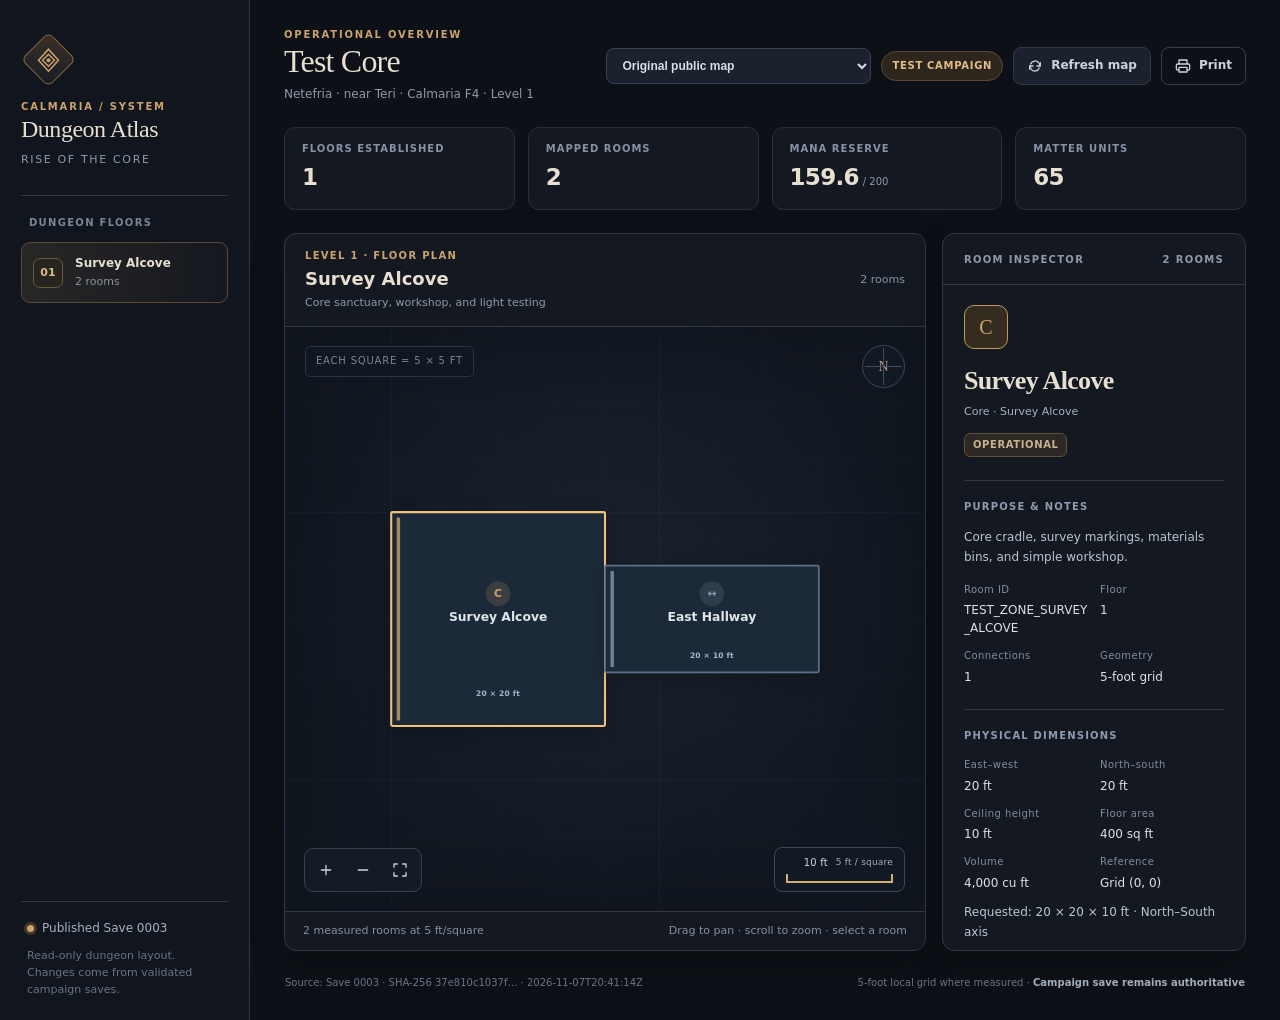
<file: ai-observatory/dungeon-robotics/index.html>
<!doctype html>
<html lang="en">
<head>
  <meta charset="utf-8">
  <meta name="viewport" content="width=device-width, initial-scale=1">
  <meta name="theme-color" content="#11151c">
  <meta name="description" content="Rise of the Core: interactive dungeon atlas with a 5-foot square grid for verified room dimensions.">
  <title>Dungeon Atlas · Rise of the Core</title>
  <style>
    :root{color-scheme:dark;--bg:#0d1016;--panel:#141921;--panel2:#191f29;--panel3:#222938;--line:#303846;--line-soft:#26303d;--cream:#e6dfd2;--muted:#8e9aaa;--gold:#cba36d;--gold-soft:#a98153;--blue:#84a4d0;--red:#c67e7d;--radius:12px;--shadow:0 14px 38px rgba(0,0,0,.16)}
    *{box-sizing:border-box}html,body{height:100%;margin:0}body{background:var(--bg);font-family:Inter,"Segoe UI",system-ui,-apple-system,sans-serif;color:var(--cream);font-size:14px;line-height:1.45}
    button{font:inherit;cursor:pointer}button:focus-visible,[role=button]:focus-visible{outline:2px solid var(--gold);outline-offset:3px}
    .app{display:grid;grid-template-columns:250px minmax(0,1fr);min-height:100vh;max-width:1920px;margin:0 auto}
    .sidebar{border-right:1px solid var(--line);background:#11151d;display:flex;flex-direction:column;min-height:100vh;padding:30px 21px 22px}
    .brandmark{width:39px;height:39px;border:1px solid #8b6c44;background:linear-gradient(140deg,#3b3028,#171c24);display:grid;place-items:center;transform:rotate(45deg);border-radius:6px;margin:10px 8px 21px}
    .brandmark svg{transform:rotate(-45deg);stroke:var(--gold)}.eyebrow{letter-spacing:.18em;font-size:10px;color:var(--gold);font-weight:750;text-transform:uppercase}
    h1,h2,h3,p{margin:0}.brand-title{font-family:Georgia,serif;letter-spacing:-.02em;font-size:24px;line-height:1.17;font-weight:500}.brand-subtitle{font-size:11px;letter-spacing:.15em;color:var(--muted);margin-top:9px;text-transform:uppercase}
    .line-sep{height:1px;background:var(--line);margin:27px 0 20px}
    .nav-label{color:#788596;letter-spacing:.13em;text-transform:uppercase;font-size:10px;font-weight:800;margin:0 8px 12px}
    .floor-list{display:flex;flex-direction:column;gap:5px}.floor-btn{border:1px solid transparent;color:#a6b0bf;text-align:left;background:transparent;border-radius:9px;padding:12px 11px;display:flex;align-items:center;gap:12px;width:100%}
    .floor-btn:hover{background:#1b222d;color:#fff}.floor-btn[aria-current=true]{border-color:#5b4a38;background:linear-gradient(90deg,rgba(203,163,109,.12),rgba(203,163,109,.025));color:var(--cream)}
    .floor-num{color:#d7b98d;border:1px solid #6d593e;background:#27251f;font-size:11px;line-height:28px;width:30px;height:30px;border-radius:7px;text-align:center;font-weight:750;flex-shrink:0}
    .floor-meta{min-width:0}.floor-meta strong{display:block;font-size:12px;font-weight:650;white-space:nowrap;overflow:hidden;text-overflow:ellipsis}.floor-meta span{display:block;color:#8791a0;font-size:11px;margin-top:2px}
    .side-bottom{margin-top:auto;border-top:1px solid var(--line);padding:18px 6px 0}.statusline{display:flex;align-items:center;gap:8px;color:#a6b0bf;font-size:12px}.status-dot{width:7px;height:7px;background:var(--gold);border-radius:50%;box-shadow:0 0 0 3px #443626}.side-small{margin-top:9px;color:#667588;font-size:11px;line-height:1.55}
    .body{min-width:0;display:flex;flex-direction:column;padding:28px 34px 27px;gap:23px}
    .top{display:flex;justify-content:space-between;align-items:center;gap:20px;flex-wrap:wrap}.top-title{font-family:Georgia,serif;font-weight:500;font-size:32px;line-height:1.15;letter-spacing:-.025em}.top-subtitle{font-size:12px;color:var(--muted);margin-top:7px}
    .sr-only{position:absolute;width:1px;height:1px;padding:0;margin:-1px;overflow:hidden;clip:rect(0,0,0,0);white-space:nowrap;border:0}
    .top-right{display:flex;align-items:center;gap:10px;flex-wrap:wrap}.campaign-picker{max-width:265px;min-width:145px;padding:9px 30px 9px 11px;background:#1c222d;color:#d5deeb;border:1px solid #364354;border-radius:8px;font-size:12px;font-weight:600;cursor:pointer}.campaign-picker:focus-visible{outline:2px solid var(--gold);outline-offset:3px}.pill{border:1px solid #5a4832;background:#2e261d;color:#e2bd88;font-size:10px;letter-spacing:.07em;font-weight:850;padding:7px 10px;border-radius:30px;text-transform:uppercase}
    .pill.hidden{display:none}.btn{display:inline-flex;align-items:center;justify-content:center;gap:8px;border:1px solid var(--line);border-radius:8px;color:#cbd5df;background:#1c222d;padding:9px 13px;font-size:12px;font-weight:650;transition:background .15s,transform .15s}.btn:hover{background:#293241}.btn svg{width:16px;height:16px;stroke:currentColor;fill:none;stroke-width:1.9;stroke-linecap:round;stroke-linejoin:round}.btn:disabled{opacity:.45;cursor:not-allowed}.btn.ghost{background:transparent;border-color:#343e4d}
    .stats{display:grid;grid-template-columns:repeat(4,minmax(0,1fr));gap:13px}.stat{background:var(--panel);border:1px solid var(--line-soft);border-radius:11px;padding:14px 17px;min-height:83px}.stat-label{font-size:10px;font-weight:750;text-transform:uppercase;letter-spacing:.1em;color:#8693a5}.stat-value{font-size:23px;letter-spacing:-.03em;font-weight:650;margin-top:5px;font-variant-numeric:tabular-nums}.stat-sub{font-size:10px;color:var(--muted);margin-left:4px;letter-spacing:0;font-weight:500}
    .workspace{display:grid;grid-template-columns:minmax(0,1fr) 304px;gap:16px;min-height:550px;flex:1}.map-panel,.info-panel{background:var(--panel);border:1px solid var(--line);border-radius:var(--radius);min-width:0;box-shadow:var(--shadow)}
    .map-panel{display:flex;flex-direction:column;overflow:hidden}.map-head{min-height:70px;border-bottom:1px solid var(--line);padding:15px 20px;display:flex;gap:12px;justify-content:space-between;align-items:center}.section-kicker{font-size:10px;letter-spacing:.13em;text-transform:uppercase;font-weight:750;color:var(--gold)}.floor-title{font-size:18px;font-weight:650;margin-top:3px}.floor-desc{font-size:11px;color:var(--muted);margin-top:3px}.map-head-right{display:flex;align-items:center;gap:11px;color:#8794a6;font-size:11px}
    .map-viewport{position:relative;min-height:420px;flex:1;background:radial-gradient(ellipse at 50% 45%,#19222e 0%,#111720 72%);overflow:hidden}.map-svg{width:100%;height:100%;min-height:420px;display:block;user-select:none;touch-action:none;cursor:grab}.map-svg.dragging{cursor:grabbing}
    .map-viewport:after{content:"";position:absolute;pointer-events:none;inset:0;box-shadow:inset 0 0 65px 22px rgba(13,16,22,.3)}
    .compass{position:absolute;top:18px;right:20px;z-index:1;width:43px;height:43px;border:1px solid #3d4857;border-radius:50%;background:#141b25bd;display:flex;align-items:center;justify-content:center;color:#b6a185;font-family:Georgia,serif;font-size:14px}.compass:before{content:"";position:absolute;width:1px;height:37px;background:#405065;transform:rotate(90deg)}.compass:after{content:"";position:absolute;height:37px;width:1px;background:#405065}
    .canvas-note{position:absolute;top:19px;left:20px;z-index:1;font-size:10px;color:#788697;background:#111821c7;border:1px solid #283644;border-radius:5px;padding:7px 10px;letter-spacing:.08em;text-transform:uppercase}
    .map-tools{position:absolute;left:19px;bottom:19px;display:flex;gap:5px;z-index:1;background:#151c26db;border:1px solid #364252;border-radius:9px;padding:5px}.map-tools .btn{padding:8px;min-width:32px;background:transparent;border:0}.map-tools .btn:hover{background:#334050}
    .map-footer{padding:11px 18px;display:flex;justify-content:space-between;flex-wrap:wrap;gap:9px;font-size:11px;color:#8290a2;border-top:1px solid var(--line)}.map-footer strong{color:#b6c3d1;font-weight:600}
    .info-panel{overflow:hidden;display:flex;flex-direction:column}.info-header{padding:19px 21px 17px;border-bottom:1px solid var(--line);display:flex;justify-content:space-between;align-items:center}.info-label{color:#8e9aaa;font-weight:700;letter-spacing:.13em;text-transform:uppercase;font-size:10px}.info-body{padding:20px 21px 22px;overflow-y:auto;max-height:665px;min-height:470px}
    .room-mark{width:44px;height:44px;border:1px solid #bd995c;border-radius:10px;display:flex;align-items:center;justify-content:center;background:#352c20;color:#ecc58d;font-family:Georgia,serif;font-size:20px;margin-bottom:17px}
    .room-name{font-family:Georgia,serif;font-size:26px;line-height:1.14;letter-spacing:-.025em}.room-type{font-size:11px;color:#a6b1bf;margin-top:8px}.room-status{font-size:10px;display:inline-block;color:#c9b28f;background:#2d2823;border:1px solid #625039;border-radius:6px;padding:4px 8px;margin-top:13px;text-transform:uppercase;letter-spacing:.06em;font-weight:700}
    .info-line{height:1px;background:var(--line);margin:23px 0 19px}.detail-heading{font-size:10px;text-transform:uppercase;letter-spacing:.12em;color:#8d9bae;font-weight:800;margin-bottom:12px}.detail-text{font-size:12px;line-height:1.7;color:#bac5d1}.fact-grid{display:grid;grid-template-columns:1fr 1fr;gap:12px;margin-top:15px}.fact-label{display:block;font-size:10px;color:#7d8da0;letter-spacing:.045em}.fact-value{display:block;font-size:12px;color:#dbe1e7;margin-top:4px;line-height:1.5;word-break:break-word}.tagrow{display:flex;flex-wrap:wrap;gap:6px;margin-top:10px}.softtag{font-size:11px;color:#c2cbd5;border:1px solid #3b4555;background:#1f2732;border-radius:5px;padding:5px 8px}
    .stack{display:flex;flex-direction:column;gap:10px}.subitem{padding:10px 11px;border:1px solid var(--line);border-radius:8px;background:#19212b}.subitem strong{display:block;color:#d2d9e1;font-size:12px;font-weight:650}.subitem span{color:#8c99aa;font-size:11px;display:block;margin-top:3px;line-height:1.5}
    .small-warning{font-size:11px;color:#caaf88;background:#30281f;border:1px solid #554633;border-radius:7px;padding:10px 11px;line-height:1.5;margin-top:16px}.empty-panel{font-size:13px;color:#98a6b7;line-height:1.65}.footerbar{display:flex;justify-content:space-between;gap:10px;flex-wrap:wrap;color:#677587;font-size:10px;padding:2px 1px}.footerbar strong{font-weight:600;color:#a2adbb}
    .status-banner{display:none;border:1px solid #73503f;background:#2d221f;color:#e5c0a4;font-size:12px;padding:12px 15px;border-radius:8px}.status-banner.show{display:block}
    .room-node{cursor:pointer;filter:drop-shadow(0 6px 14px rgba(0,0,0,.23));transition:filter .18s}.room-node:hover{filter:drop-shadow(0 8px 19px rgba(0,0,0,.38))}.room-node:focus-visible{outline:none}.room-node:focus-visible .outline{stroke:#f8dba1;stroke-width:4}
    .room-node .outline{transition:stroke .15s,fill .15s}.room-node.selected .outline{stroke:#f2c27b;stroke-width:3}
    .loading{position:absolute;top:50%;left:50%;transform:translate(-50%,-50%);font-size:14px;letter-spacing:.03em;color:#aeb9c5;text-align:center;z-index:1}
    @media(max-width:1250px){.workspace{grid-template-columns:minmax(0,1fr) 280px}.body{padding:24px;gap:18px}.sidebar{padding:27px 15px 20px}.app{grid-template-columns:222px minmax(0,1fr)}}
    @media(max-width:1020px){.workspace{grid-template-columns:minmax(0,1fr)}.info-panel{min-height:0}.info-body{max-height:none;min-height:0}.stats{grid-template-columns:repeat(2,1fr)}.map-viewport,.map-svg{min-height:420px}}
    @media(max-width:720px){.app{display:block}.sidebar{min-height:0;padding:17px 18px;border-right:0;border-bottom:1px solid var(--line)}.brandmark{display:none}.brand-title{font-size:21px}.brand-subtitle{margin-top:4px}.line-sep{margin:13px 0}.floor-list{flex-direction:row;overflow-x:auto;gap:7px}.floor-btn{min-width:160px;width:auto}.side-bottom{display:none}.nav-label{margin:0 1px 8px}.body{padding:18px 13px;gap:15px}.top-title{font-size:28px}.top-right{width:100%;justify-content:space-between}.map-head{padding:14px}.map-footer{font-size:10px}.map-viewport,.map-svg{min-height:390px}.stats{gap:8px}.stat{padding:12px;min-height:73px}.stat-value{font-size:21px}.compass{right:13px;top:13px}}
    @media print{body{background:white;color:#1d2633}.app{display:block}.sidebar,.top-right,.map-tools,.compass{display:none!important}.body{padding:0}.workspace{display:block}.map-panel,.info-panel,.stat{box-shadow:none;break-inside:avoid;border:1px solid #888}.map-viewport{background:white}.map-svg{min-height:450px}.info-panel{margin-top:15px}.info-body{max-height:none;min-height:0}.map-footer,.footerbar,.detail-text{color:#444}.top-title,.room-name{color:#111}}
  
    .scale-ruler{position:absolute;right:20px;bottom:19px;z-index:2;display:flex;flex-direction:column;align-items:flex-end;gap:4px;border:1px solid #39495b;background:#121a25ed;padding:8px 11px;border-radius:8px;pointer-events:none;color:#cbd5e1;font-size:10px}
    .scale-ruler[hidden]{display:none!important}.ruler-line{border-left:2px solid #d6ab6f;border-right:2px solid #d6ab6f;border-bottom:2px solid #d6ab6f;height:9px;width:156px;min-width:2px}.ruler-text{display:flex;align-items:center;gap:8px;letter-spacing:.02em}.ruler-note{font-size:9px;color:#a2afbf}
    .print-scale{display:block;margin-top:16px;width:100%;color:#f3d4a1;background:#34291e;border-color:#756043}.print-scale:hover{background:#453422}
    .print-sheet{display:none}.print-page{display:none}
    @page{size:letter;margin:.5in}
    @media print{
      body.print-scaled{background:white!important;color:#111!important}
      body.print-scaled .app{display:none!important}
      body.print-scaled .print-sheet{display:block!important}
      body.print-scaled .print-page{display:block!important;page-break-after:always;break-after:page;max-width:7.25in}
      body.print-scaled .print-page:last-child{page-break-after:auto;break-after:auto}
      body.print-scaled .print-title{font-family:Georgia,serif;font-size:18pt;color:#171717;margin-bottom:.10in}
      body.print-scaled .print-meta{font:10pt Arial,sans-serif;margin-bottom:.16in;line-height:1.3}
      body.print-scaled .print-foot{font:9pt Arial,sans-serif;margin-top:.14in}
      body.print-scaled .print-drawing{display:block;max-width:none;max-height:none;print-color-adjust:exact;-webkit-print-color-adjust:exact}
    }
</style>
</head>
<body>
<div class="app">
  <aside class="sidebar" aria-label="Dungeon navigation">
    <div class="brandmark" aria-hidden="true"><svg width="26" height="26" viewBox="0 0 26 26" fill="none"><path d="M13 2L23 13L13 24L3 13Z" stroke-width="1.5"/><path d="M13 7L19 13L13 19L7 13Z" stroke-width="1.4"/><circle cx="13" cy="13" r="2" fill="#cba36d" stroke="none"/></svg></div>
    <div class="eyebrow">Calmaria / System</div>
    <h1 class="brand-title">Dungeon Atlas</h1>
    <div class="brand-subtitle">Rise of the Core</div>
    <div class="line-sep"></div>
    <div class="nav-label">Dungeon Floors</div>
    <nav class="floor-list" id="floor-list" aria-label="Select dungeon floor"><span class="empty-panel">Loading floors…</span></nav>
    <div class="side-bottom">
      <div class="statusline"><span class="status-dot"></span><span id="side-sync">Reading map data</span></div>
      <div class="side-small">Read-only dungeon layout.<br>Changes come from validated campaign saves.</div>
    </div>
  </aside>
  <main class="body">
    <header class="top">
      <div><div class="eyebrow">Operational overview</div><h2 class="top-title" id="core-name">Dungeon Atlas</h2><p class="top-subtitle" id="core-region">Loading campaign…</p></div>
      <div class="top-right"><label for="campaign-select" class="sr-only">Choose campaign</label><select id="campaign-select" class="campaign-picker" title="Choose campaign map"><option value="">Original public map</option></select><span id="test-flag" class="pill hidden">TEST CAMPAIGN</span><button id="refresh-btn" class="btn" title="Fetch newest published map data"><svg viewBox="0 0 24 24"><path d="M20 7v5h-5M4 17v-5h5"/><path d="M5.6 9a7 7 0 0 1 12-2L20 12M4 12l2.4 5a7 7 0 0 0 12-2"/></svg>Refresh map</button><button class="btn ghost" id="print-btn" title="Print current dungeon map"><svg viewBox="0 0 24 24"><path d="M6 9V3h12v6M6 18H4a2 2 0 0 1-2-2v-5a2 2 0 0 1 2-2h16a2 2 0 0 1 2 2v5a2 2 0 0 1-2 2h-2M6 14h12v7H6z"/></svg>Print</button></div>
    </header>
    <div id="status-banner" class="status-banner" role="status"></div>
    <section class="stats" aria-label="Dungeon statistics">
      <div class="stat"><div class="stat-label">Floors established</div><div class="stat-value" id="stat-floors">—</div></div>
      <div class="stat"><div class="stat-label">Mapped rooms</div><div class="stat-value" id="stat-rooms">—</div></div>
      <div class="stat"><div class="stat-label">Mana reserve</div><div class="stat-value" id="stat-mana">—</div></div>
      <div class="stat"><div class="stat-label">Matter units</div><div class="stat-value" id="stat-matter">—</div></div>
    </section>
    <div class="workspace">
      <section class="map-panel" aria-label="Interactive floor plan">
        <div class="map-head"><div><div class="section-kicker" id="map-floor-label">Floor plan</div><div class="floor-title" id="map-floor-title">No floor selected</div><div class="floor-desc" id="map-floor-subtitle">Select a floor to explore its rooms</div></div><div class="map-head-right"><span id="map-room-count">—</span></div></div>
        <div class="map-viewport"><div class="canvas-note" id="map-scale-note">Interior schematic</div><div class="compass" aria-hidden="true">N</div>
          <svg id="map-svg" class="map-svg" viewBox="-450 -300 900 600" role="img" aria-label="Interactive schematic showing saved dungeon rooms. Click a room for details.">
            <defs><pattern id="floor-grid" width="78" height="78" patternUnits="userSpaceOnUse"><path d="M 78 0 L 0 0 0 78" fill="none" stroke="#344254" stroke-width=".7" opacity=".38"/></pattern><pattern id="detail-grid" width="390" height="390" patternUnits="userSpaceOnUse"><path d="M390 0L0 0 0 390" fill="none" stroke="#536274" stroke-width="1" opacity=".21"/></pattern></defs>
            <rect id="floor-grid-bg" x="-3000000" y="-3000000" width="6000000" height="6000000" fill="url(#floor-grid)" opacity="0"/>
            <rect id="detail-grid-bg" x="-3000000" y="-3000000" width="6000000" height="6000000" fill="url(#detail-grid)" opacity="0"/>
            <g id="links-layer"></g><g id="rooms-layer"></g>
          </svg>
          <div class="scale-ruler" id="scale-ruler" hidden aria-label="Scaled distance ruler"><div class="ruler-text"><span id="scale-ruler-label">10 ft</span><span class="ruler-note">5 ft / square</span></div><div class="ruler-line" id="scale-ruler-line"></div></div>
          <div class="loading" id="loading-label">Reading the latest published dungeon map…</div>
          <div class="map-tools" aria-label="Map controls"><button class="btn" id="zoom-in" aria-label="Zoom in" title="Zoom in"><svg viewBox="0 0 24 24"><path d="M12 5v14M5 12h14"/></svg></button><button class="btn" id="zoom-out" aria-label="Zoom out" title="Zoom out"><svg viewBox="0 0 24 24"><path d="M5 12h14"/></svg></button><button class="btn" id="zoom-fit" aria-label="Fit all rooms" title="Fit all rooms"><svg viewBox="0 0 24 24"><path d="M8 3H3v5M21 8V3h-5M3 16v5h5M16 21h5v-5"/></svg></button></div>
        </div>
        <div class="map-footer"><span id="layout-confidence"><strong>Planning schematic</strong> · room positions require validation</span><span>Drag to pan · scroll to zoom · select a room</span></div>
      </section>
      <aside class="info-panel" aria-label="Room and floor details"><div class="info-header"><div class="info-label">Room Inspector</div><div class="info-label" id="inspector-counter">—</div></div><div class="info-body" id="inspector-body"><p class="empty-panel">Select a room on the map to view its saved details.</p></div></aside>
    </div>
    <footer class="footerbar"><span id="save-ref">Waiting for verified save data</span><span>5-foot local grid where measured · <strong>Campaign save remains authoritative</strong></span></footer>
  </main>
</div>
<div id="print-sheet" class="print-sheet" aria-live="off"></div>
<script>
(() => {
  'use strict';
  const $ = id => document.getElementById(id);
  const svg = $('map-svg');
  const NS = 'http://www.w3.org/2000/svg';
  const CELL = 78;           // display units per physical 5-foot square, not screen inches
  const FEET_PER_CELL = 5;
  const COLORS = {core:'#cba36d',research:'#aa96d5',workshop:'#86a7d0',foundry:'#c78470',mine:'#b29d82',storage:'#8fa4ba',barracks:'#d58a85',habitat:'#9cab88',defense:'#c78583',corridor:'#8c98ab',general:'#9dacc1'};
  const state = {data:null,activeFloor:null,selectedRoom:null,view:{x:-450,y:-300,w:900,h:600},pointer:null,lastFetch:0,lastHash:null};
  const CAMPAIGN_ID_RE=/^[A-Za-z0-9_-]{8,100}$/;
  const params=new URLSearchParams(window.location.search);
  let activeCampaignId=params.get('campaign')||'';
  const invalidCampaign=!!activeCampaignId&&!CAMPAIGN_ID_RE.test(activeCampaignId);
  function mapURL(){return activeCampaignId ? `./campaigns/${encodeURIComponent(activeCampaignId)}.json`:'./map-data.json';}
  function selectCampaign(id){
    if(id && !CAMPAIGN_ID_RE.test(id))return;
    activeCampaignId=id;const url=new URL(window.location.href);
    if(id)url.searchParams.set('campaign',id);else url.searchParams.delete('campaign');
    history.pushState({campaign:id},'',url);
    state.activeFloor=null;state.selectedRoom=null;state.lastHash=null;
    refresh(true);
  }
  async function loadCampaignList(){
    const picker=$('campaign-select');
    try{
      const res=await fetch(`./campaigns/index.json?cache=${Date.now()}`,{cache:'no-store'});
      if(!res.ok)throw new Error('No campaign index');
      const registry=await res.json();
      if(!Array.isArray(registry.campaigns))throw new Error('Bad index');
      picker.replaceChildren();picker.append(new Option('Original public map',''));
      const ids=new Set();
      for(const entry of registry.campaigns){
        const id=entry?.campaign_id;
        if(typeof id!=='string'||!CAMPAIGN_ID_RE.test(id)||ids.has(id))continue;
        ids.add(id);picker.append(new Option(String(entry.title||id).slice(0,80),id));
      }
      if(activeCampaignId&&!ids.has(activeCampaignId))picker.append(new Option(activeCampaignId+' (direct link)',activeCampaignId));
      picker.value=activeCampaignId;
    }catch(e){
      picker.replaceChildren();picker.append(new Option('Original public map',''));
      if(activeCampaignId)picker.append(new Option(activeCampaignId+' (direct link)',activeCampaignId));
      picker.value=activeCampaignId;
    }
  }

  const SVG = (tag,attrs={}) => {const n=document.createElementNS(NS,tag);for(const [k,v] of Object.entries(attrs))n.setAttribute(k,String(v));return n;};
  const el = (tag,cls='',content='') => {const n=document.createElement(tag);if(cls)n.className=cls;if(content!==null)n.textContent=String(content);return n;};
  const fmt = value => value===undefined||value===null||value===''?'—':String(value);
  const shortNum = v => {const n=Number(v);return Number.isFinite(n)?new Intl.NumberFormat('en-US',{maximumFractionDigits:2}).format(n):fmt(v);};
  const labelCase = s => String(s||'general').replace(/[_-]/g,' ').replace(/\b\w/g,c=>c.toUpperCase());
  const roleSymbol = t => ({core:'C',research:'R',workshop:'W',foundry:'F',mine:'M',storage:'S',barracks:'B',habitat:'H',defense:'D',corridor:'↔',general:'•'})[t]||'•';
  const isScaled = room => room?.layout?.source==='saved_5ft_grid';
  const textBlock = (p,tag,cls,text) => {const n=el(tag,cls,text);p.append(n);return n;};
  const separate = p => p.append(el('div','info-line'));
  const infoSection=(p,title)=>textBlock(p,'h3','detail-heading',title);
  const warning=(p,text)=>textBlock(p,'div','small-warning',text);
  const currentFloor=()=>state.data?.floors.find(x=>x.id===state.activeFloor)||null;
  const currentRoom=()=>currentFloor()?.rooms.find(x=>x.id===state.selectedRoom)||null;
  const rect = room => ({x:room.layout.x*CELL,y:room.layout.y*CELL,w:room.layout.width*CELL,h:room.layout.height*CELL});
  const floorRooms = f => f ? (f.rooms.some(isScaled) ? f.rooms.filter(isScaled) : f.rooms) : [];
  function syncBanner(msg){const b=$('status-banner');b.textContent=msg;b.classList.toggle('show',!!msg);}
  function viewSet(v){state.view=v;svg.setAttribute('viewBox',`${v.x} ${v.y} ${v.w} ${v.h}`);updateRuler();}
  function updateRuler(){
    const f=currentFloor(),enabled=f?.rooms.some(isScaled),r=$('scale-ruler');
    r.hidden=!enabled;
    if(!enabled)return;
    const bounds=svg.getBoundingClientRect();
    const tenFootPixels=2*CELL*(bounds.width||800)/state.view.w;
    const choice=tenFootPixels<35?{n:5,label:'25 ft'}:tenFootPixels>210?{n:1,label:'5 ft'}:{n:2,label:'10 ft'};
    const px=choice.n*CELL*(bounds.width||800)/state.view.w;
    $('scale-ruler-line').style.width=`${Math.max(1,px)}px`;
    $('scale-ruler-label').textContent=choice.label;
  }
  function head(){
    const d=state.data,s=d.summary;
    $('core-name').textContent=fmt(s.core_name);
    $('core-region').textContent=[s.nation,s.nearest_settlement&&`near ${s.nearest_settlement}`,s.world_grid&&`Calmaria ${s.world_grid}`,s.core_level&&`Level ${s.core_level}`].filter(Boolean).join('  ·  ');
    $('test-flag').classList.toggle('hidden',!s.is_test_only);
    $('stat-floors').textContent=shortNum(s.floor_count);$('stat-rooms').textContent=shortNum(s.room_count);
    const mana=$('stat-mana');mana.replaceChildren(document.createTextNode(shortNum(s.mana_current)));mana.append(el('span','stat-sub','/ '+shortNum(s.mana_capacity)));
    $('stat-matter').textContent=shortNum(s.matter_mu);
    $('save-ref').textContent=`Source: Save ${String(d.source.save_revision).padStart(4,'0')} · SHA-256 ${d.source.save_sha256.slice(0,12)}… · ${fmt(d.source.generated_at_utc)}`;
    $('side-sync').textContent=`Published Save ${String(d.source.save_revision).padStart(4,'0')}`;
  }
  function floorNav(){
    const list=$('floor-list');list.replaceChildren();
    for(const f of state.data.floors){
      const btn=el('button','floor-btn');btn.type='button';btn.setAttribute('aria-current',String(f.id===state.activeFloor));
      const number=textBlock(btn,'span','floor-num',f.level===null?'?':String(f.level).padStart(2,'0'));number.setAttribute('aria-hidden','true');
      const meta=el('span','floor-meta');textBlock(meta,'strong','',f.name);textBlock(meta,'span','',`${f.rooms.length} ${f.rooms.length===1?'room':'rooms'}`);
      btn.append(meta);btn.addEventListener('click',()=>selectFloor(f.id));list.append(btn);
    }
    if(!state.data.floors.length)textBlock(list,'p','empty-panel','No dungeon floors established.');
  }
  function fitView(){
    const f=currentFloor(),rooms=floorRooms(f);
    if(!rooms.length){viewSet({x:-450,y:-300,w:900,h:600});return;}
    const boxes=rooms.map(rect),minx=Math.min(...boxes.map(r=>r.x)),maxx=Math.max(...boxes.map(r=>r.x+r.w));
    const miny=Math.min(...boxes.map(r=>r.y)),maxy=Math.max(...boxes.map(r=>r.y+r.h));
    const margin=Math.max(80,Math.min(155,(maxx-minx+maxy-miny)/3));
    let w=Math.max(470,maxx-minx+2*margin),h=Math.max(390,maxy-miny+2*margin);
    const bounds=svg.getBoundingClientRect(),ratio=(bounds.width||900)/(bounds.height||600);
    if(w/h<ratio)w=h*ratio;else h=w/ratio;
    viewSet({x:(minx+maxx-w)/2,y:(miny+maxy-h)/2,w,h});
  }
  function zoom(factor,anchor){
    const v=state.view,a=anchor||{x:v.x+v.w/2,y:v.y+v.h/2};
    const nw=Math.max(100,Math.min(3000000,v.w*factor));const nh=nw*v.h/v.w;
    viewSet({x:a.x-(a.x-v.x)*nw/v.w,y:a.y-(a.y-v.y)*nh/v.h,w:nw,h:nh});
  }
  function svgPoint(evt){const bounds=svg.getBoundingClientRect(),v=state.view;return{x:v.x+(evt.clientX-bounds.left)/bounds.width*v.w,y:v.y+(evt.clientY-bounds.top)/bounds.height*v.h};}
  function selectFloor(id){state.activeFloor=id;state.selectedRoom=currentFloor()?.rooms?.[0]?.id||null;floorNav();renderMap();fitView();inspector();}
  function selectRoom(id){state.selectedRoom=id;renderMap();inspector();}
  function centered(g,text,x,y,{size=16,color='#e1e5e9',weight=600,spacing='0'}={}){
    const n=SVG('text',{x,y,'text-anchor':'middle','dominant-baseline':'middle',fill:color,'font-family':'Segoe UI, system-ui, sans-serif','font-size':size,'font-weight':weight,'pointer-events':'none','letter-spacing':spacing});
    n.textContent=String(text);g.append(n);return n;
  }
  function wrapLines(text,max=22){const words=String(text||'').split(/\s+/),out=[],current=[];for(const word of words){if(current.length&&current.join(' ').length+word.length+1>max){out.push(current.join(' '));current.length=0;}current.push(word);}if(current.length)out.push(current.join(' '));return out.slice(0,2);}
  function doorBetween(a,b){
    const A=a.layout,B=b.layout;const n=v=>v*CELL;
    let x,y,vertical=false;
    if(Math.abs(A.x+A.width-B.x)<1e-6 || Math.abs(B.x+B.width-A.x)<1e-6){
      x=n(Math.abs(A.x+A.width-B.x)<1e-6?B.x:A.x);y=n((Math.max(A.y,B.y)+Math.min(A.y+A.height,B.y+B.height))/2);vertical=true;
    }else if(Math.abs(A.y+A.height-B.y)<1e-6 || Math.abs(B.y+B.height-A.y)<1e-6){
      y=n(Math.abs(A.y+A.height-B.y)<1e-6?B.y:A.y);x=n((Math.max(A.x,B.x)+Math.min(A.x+A.width,B.x+B.width))/2);
    }else{return;}
    const length=Math.min(32,CELL*.62),cut=length/2;
    const g=SVG('g',{'aria-label':`Saved connection between ${a.name} and ${b.name}`});
    if(vertical){g.append(SVG('line',{x1:x,y1:y-cut,x2:x,y2:y+cut,stroke:'#101820','stroke-width':7}));g.append(SVG('line',{x1:x,y1:y-cut,x2:x,y2:y+cut,stroke:'#eac68e','stroke-width':2.5}));}
    else{g.append(SVG('line',{x1:x-cut,y1:y,x2:x+cut,y2:y,stroke:'#101820','stroke-width':7}));g.append(SVG('line',{x1:x-cut,y1:y,x2:x+cut,y2:y,stroke:'#eac68e','stroke-width':2.5}));}
    $('links-layer').append(g);
  }
  function drawRoom(room,unscaled){
    const r=rect(room),color=COLORS[room.type]||COLORS.general;
    const g=SVG('g',{'class':`room-node ${room.id===state.selectedRoom?'selected':''}`,role:'button',tabindex:'0','aria-label':`${room.name}, ${labelCase(room.type)}, ${unscaled?'unscaled illustration':`${room.layout.east_west_ft} by ${room.layout.north_south_ft} feet`}`});
    const inset=unscaled?7:0;
    g.append(SVG('rect',{x:r.x+inset,y:r.y+inset,width:r.w-2*inset,height:r.h-2*inset,rx:unscaled?11:2,'class':'outline',stroke:unscaled?'#7a7e88':'#5d7188','stroke-width':2.5,fill:unscaled?'#202a35':'#1c2938','stroke-dasharray':unscaled?'9 7':'none'}));
    if(!unscaled && r.w>42 && r.h>42)g.append(SVG('rect',{x:r.x+8,y:r.y+8,width:5,height:r.h-16,fill:color,opacity:'.8'}));
    const cx=r.x+r.w/2,cy=r.y+r.h/2,small=Math.min(r.w,r.h)<108,tiny=Math.min(r.w,r.h)<70;
    if(!tiny){g.append(SVG('circle',{cx,cy:cy-(small?14:37),r:small?14:18,fill:color,opacity:'.18'}));centered(g,roleSymbol(room.type),cx,cy-(small?14:36),{size:small?12:16,color,weight:750});}
    const lines=wrapLines(room.name,small?13:25),lineH=small?13:21,start=cy+(small?8:-2)-(lines.length-1)*lineH/2;
    if(!tiny)for(let i=0;i<lines.length;i++)centered(g,lines[i],cx,start+i*lineH,{size:small?11:Math.min(18,Math.max(12,r.w/14)),weight:700});
    if(tiny)centered(g,roleSymbol(room.type),cx,cy,{size:Math.max(11,Math.min(18,r.w/2)),color,weight:750});
    if(r.h>150 && r.w>120){const foot=unscaled?'NOT TO SCALE':`${shortNum(room.layout.east_west_ft)} × ${shortNum(room.layout.north_south_ft)} ft`;
       centered(g,foot,cx,cy+r.h*.35,{size:11,color:'#a5b6c8',weight:550,spacing:'.3'});}
    g.addEventListener('click',()=>selectRoom(room.id));g.addEventListener('keydown',e=>{if(e.key==='Enter'||e.key===' '){e.preventDefault();selectRoom(room.id);}});
    $('rooms-layer').append(g);
  }
  function renderMap(){
    const f=currentFloor(),links=$('links-layer'),rooms=$('rooms-layer'),status=$('map-scale-note');links.replaceChildren();rooms.replaceChildren();
    $('loading-label').style.display=f?.rooms?.length?'none':'block';$('loading-label').textContent=f?'No saved rooms on this floor':'No dungeon floor available';
    if(!f){$('map-floor-title').textContent='No floor established';$('map-floor-subtitle').textContent='Build a floor during gameplay';$('map-room-count').textContent='0 rooms';return;}
    $('map-floor-label').textContent=`Level ${fmt(f.level)} · Floor plan`;
    $('map-floor-title').textContent=f.name;$('map-floor-subtitle').textContent=fmt(f.purpose);
    const countScaled=f.rooms.filter(isScaled).length,unscaled=f.rooms.length-countScaled;
    $('map-room-count').textContent=`${f.rooms.length} ${f.rooms.length===1?'room':'rooms'}`;
    $('floor-grid-bg').setAttribute('opacity',countScaled?'.95':'0');$('detail-grid-bg').setAttribute('opacity',countScaled?'.8':'0');
    status.textContent=countScaled?'Each square = 5 × 5 ft':'Unmeasured floor · schematic only';
    $('layout-confidence').textContent=countScaled ?
      `${countScaled} measured room${countScaled===1?'':'s'} at 5 ft/square${unscaled?` · ${unscaled} unscaled record${unscaled===1?'':'s'} shown in inspector`:''}` :
      `${unscaled} illustrative room placement${unscaled===1?'':'s'} · dimensions unknown`;
    const visible=floorRooms(f);const lookup=new Map(f.rooms.map(x=>[x.id,x]));
    const drawn=new Set();
    for(const room of visible){for(const id of room.connections){const other=lookup.get(id);if(!other || !isScaled(room) || !isScaled(other))continue;
      const key=[room.id,id].sort().join('::');if(drawn.has(key))continue;drawn.add(key);doorBetween(room,other);}}
    for(const room of visible)drawRoom(room,!isScaled(room));
    updateRuler();
  }
  function facts(parent,items){const grid=el('div','fact-grid');for(const [label,value] of items){const item=el('div');textBlock(item,'span','fact-label',label);textBlock(item,'span','fact-value',fmt(value));grid.append(item);}parent.append(grid);}
  function stackItems(parent,items,render){const box=el('div','stack');for(const item of items){const block=el('div','subitem');textBlock(block,'strong','',fmt(item.name));textBlock(block,'span','',render(item));box.append(block);}parent.append(box);}
  function inspector(){
    const f=currentFloor(),room=currentRoom(),b=$('inspector-body');b.replaceChildren();$('inspector-counter').textContent=f?.rooms?`${f.rooms.length} ROOMS`:'—';
    if(!f){textBlock(b,'p','empty-panel','No established dungeon floors.');return;}
    if(room){
      const mark=textBlock(b,'div','room-mark',roleSymbol(room.type));mark.style.color=COLORS[room.type]||COLORS.general;
      textBlock(b,'h3','room-name',room.name);textBlock(b,'p','room-type',`${labelCase(room.type)} · ${fmt(f.name)}`);textBlock(b,'span','room-status',room.status);
      separate(b);infoSection(b,'Purpose & notes');textBlock(b,'p','detail-text',room.purpose||room.notes||'No additional description saved.');
      if(room.purpose && room.notes && room.notes!==room.purpose)textBlock(b,'p','detail-text',room.notes).style.marginTop='8px';
      facts(b,[['Room ID',room.id],['Floor',f.level],['Connections',room.connections.length],['Geometry',isScaled(room)?'5-foot grid':'Unmeasured']]);
      if(isScaled(room)){
        separate(b);infoSection(b,'Physical dimensions');
        const l=room.layout;
        facts(b,[['East–west',`${shortNum(l.east_west_ft)} ft`],['North–south',`${shortNum(l.north_south_ft)} ft`],
          ['Ceiling height',l.ceiling_height_ft===null?'Not established':`${shortNum(l.ceiling_height_ft)} ft`],
          ['Floor area',`${shortNum(l.area_sqft)} sq ft`],['Volume',l.volume_cuft===null?'Not established':`${shortNum(l.volume_cuft)} cu ft`],
          ['Reference',`Grid (${shortNum(l.x)}, ${shortNum(l.y)})`]]);
        if(l.declared_dimensions_ft){const dim=l.declared_dimensions_ft;textBlock(b,'p','detail-text',`Requested: ${shortNum(dim.width)} × ${shortNum(dim.length)} × ${shortNum(dim.height)} ft${l.orientation?' · '+labelCase(l.orientation).replace(' ', '–')+' axis':''}`).style.marginTop='10px';}
        const btn=el('button','btn print-scale','Print this room · 1″ = 5 ft');btn.type='button';btn.addEventListener('click',()=>printRoom(room,f));b.append(btn);
      }else{
        warning(b,'This room is saved, but its size and position were never established. No physical dimensions are inferred. Set its dimensions during gameplay before connecting accurately scaled rooms.');
      }
      if(room.connections.length){separate(b);infoSection(b,'Connected rooms');const tags=el('div','tagrow');for(const id of room.connections){const other=f.rooms.find(r=>r.id===id);const btn=el('button','btn ghost',other?.name||id);btn.type='button';btn.addEventListener('click',()=>selectRoom(id));tags.append(btn);}b.append(tags);}
    }else{textBlock(b,'p','empty-panel','No rooms are recorded.');}
    const unmapped=f.rooms.filter(r=>!isScaled(r));
    if(f.rooms.some(isScaled)&&unmapped.length){separate(b);infoSection(b,'Unscaled room records');const tags=el('div','tagrow');for(const r of unmapped){const btn=el('button','btn ghost',r.name);btn.type='button';btn.addEventListener('click',()=>selectRoom(r.id));tags.append(btn);}b.append(tags);}
    if(f.unassigned_facilities.length){separate(b);infoSection(b,'Floor facilities');stackItems(b,f.unassigned_facilities,i=>[labelCase(i.status),i.outputs_per_day?.join(', ')].filter(Boolean).join(' · '));textBlock(b,'p','fact-label','Facility positions not established in the save.').style.marginTop='9px';}
    if(f.floor_units.length){separate(b);infoSection(b,'Known floor occupants');stackItems(b,f.floor_units,i=>[labelCase(i.kind),labelCase(i.status),i.role].filter(Boolean).join(' · '));textBlock(b,'p','fact-label','Exact room placement not established.').style.marginTop='9px';}
    if(f.notes){separate(b);infoSection(b,'Floor record');textBlock(b,'p','detail-text',f.notes);}
  }
  function printRoom(room,floor){
    if(!isScaled(room)){syncBanner('True-scale printing requires saved, approved physical room dimensions.');return;}
    const l=room.layout,cols=l.width,rows=l.height;
    const nX=Math.ceil(cols/7),nY=Math.ceil(rows/8),pages=nX*nY;
    if(pages>64){syncBanner('This room needs more than 64 letter-size pages at 1-inch squares. Use the ordinary overview print or select a smaller area.');return;}
    const target=$('print-sheet');target.replaceChildren();
    for(let row=0;row<nY;row++)for(let col=0;col<nX;col++){
      const x=col*7,y=row*8,w=Math.min(7,cols-x),h=Math.min(8,rows-y);
      const sheet=el('div','print-page');
      textBlock(sheet,'h1','print-title',`${room.name} · ${floor.name}`);
      textBlock(sheet,'p','print-meta',`5-ft squares · 1-inch printed squares · ${shortNum(l.east_west_ft)} × ${shortNum(l.north_south_ft)} ft · ceiling ${l.ceiling_height_ft===null?'not recorded':shortNum(l.ceiling_height_ft)+' ft'} · tile ${row*nX+col+1} of ${pages}`);
      const drawing=SVG('svg',{xmlns:NS,width:`${w}in`,height:`${h}in`,viewBox:`0 0 ${w*100} ${h*100}`,'class':'print-drawing','aria-label':'Room grid at one inch per five feet'});
      drawing.append(SVG('rect',{x:0,y:0,width:w*100,height:h*100,fill:'#f7f7f5',stroke:'#202020','stroke-width':2}));
      for(let i=1;i<Math.ceil(w);i++)if(i<w)drawing.append(SVG('line',{x1:i*100,x2:i*100,y1:0,y2:h*100,stroke:'#7d8992','stroke-width':1}));
      for(let j=1;j<Math.ceil(h);j++)if(j<h)drawing.append(SVG('line',{x1:0,x2:w*100,y1:j*100,y2:j*100,stroke:'#7d8992','stroke-width':1}));
      sheet.append(drawing);
      textBlock(sheet,'p','print-foot','Print at 100% / Actual Size. Disable “Fit to page.” Paper squares must measure 1 inch.');
      target.append(sheet);
    }
    document.body.classList.add('print-scaled');
    window.print();
    // Some browsers do not fire afterprint consistently; reset after focus.
    window.addEventListener('focus',()=>document.body.classList.remove('print-scaled'),{once:true});
  }
  window.addEventListener('afterprint',()=>document.body.classList.remove('print-scaled'));
  async function refresh(isManual=false){
    if($('refresh-btn').disabled)return;$('refresh-btn').disabled=true;
    try{
      if(activeCampaignId && !CAMPAIGN_ID_RE.test(activeCampaignId))throw new Error('Invalid campaign URL. Only letters, digits, underscore and dash are allowed.');
      const response=await fetch(`${mapURL()}?cache=${Date.now()}`,{cache:'no-store'});
      if(!response.ok)throw new Error(`HTTP ${response.status}`);
      const data=await response.json();
      if(data.document_type!=='riseofcore_dungeon_atlas_projection'||!Array.isArray(data.floors)||!data.source?.save_sha256||!/^([a-f0-9]{64})$/.test(data.source.save_sha256))throw new Error('Invalid or incomplete atlas projection');
      if(activeCampaignId&&data.source.campaign_id!==activeCampaignId)throw new Error("Campaign identity mismatch. Refusing to show another campaign map.");
      // Legacy map projections are not reinterpreted as 5-foot geometry.
      const old=state.lastHash;state.data=data;state.lastHash=data.source.save_sha256;state.lastFetch=Date.now();
      const sameFloor=data.floors.some(f=>f.id===state.activeFloor);state.activeFloor=sameFloor?state.activeFloor:data.floors[0]?.id||null;
      const f=currentFloor();state.selectedRoom=f?.rooms.find(x=>x.id===state.selectedRoom)?.id||f?.rooms?.[0]?.id||null;
      head();floorNav();renderMap();if(!old || !sameFloor)fitView();inspector();syncBanner('');
      if(isManual && old===state.lastHash)$('side-sync').textContent='Already up to date';
      else if(old && old!==state.lastHash)$('side-sync').textContent='New map revision loaded';
    }catch(err){$('loading-label').style.display='block';$('loading-label').textContent='Unable to load published map';syncBanner('Map data unavailable. Canonical Google Drive campaign saves are unaffected. '+err.message);$('side-sync').textContent='Map unavailable';}
    finally{$('refresh-btn').disabled=false;}
  }
  $('campaign-select').addEventListener('change',()=>selectCampaign($('campaign-select').value));
  window.addEventListener('popstate',()=>{activeCampaignId=new URLSearchParams(location.search).get('campaign')||'';$('campaign-select').value=activeCampaignId;state.activeFloor=null;state.selectedRoom=null;state.lastHash=null;refresh(true);});
  $('refresh-btn').addEventListener('click',()=>refresh(true));$('print-btn').addEventListener('click',()=>window.print());
  $('zoom-in').addEventListener('click',()=>zoom(.77));$('zoom-out').addEventListener('click',()=>zoom(1.3));$('zoom-fit').addEventListener('click',fitView);
  svg.addEventListener('wheel',e=>{e.preventDefault();zoom(e.deltaY>0?1.12:.88,svgPoint(e));},{passive:false});
  svg.addEventListener('pointerdown',e=>{if(e.button!==0||e.target.closest?.('.room-node'))return;state.pointer={clientX:e.clientX,clientY:e.clientY,view:{...state.view}};svg.setPointerCapture(e.pointerId);svg.classList.add('dragging');});
  svg.addEventListener('pointermove',e=>{if(!state.pointer)return;const box=svg.getBoundingClientRect(),p=state.pointer;viewSet({...p.view,x:p.view.x-(e.clientX-p.clientX)*p.view.w/box.width,y:p.view.y-(e.clientY-p.clientY)*p.view.h/box.height});});
  const stop=()=>{state.pointer=null;svg.classList.remove('dragging');};svg.addEventListener('pointerup',stop);svg.addEventListener('pointercancel',stop);
  window.addEventListener('resize',updateRuler);
  document.addEventListener('visibilitychange',()=>{if(!document.hidden&&Date.now()-state.lastFetch>60000)refresh(false);});
  setInterval(()=>{if(!document.hidden&&Date.now()-state.lastFetch>60000)refresh(false);},65000);
  loadCampaignList();
  refresh();
})();

</script>
</body>
</html>
</file>
